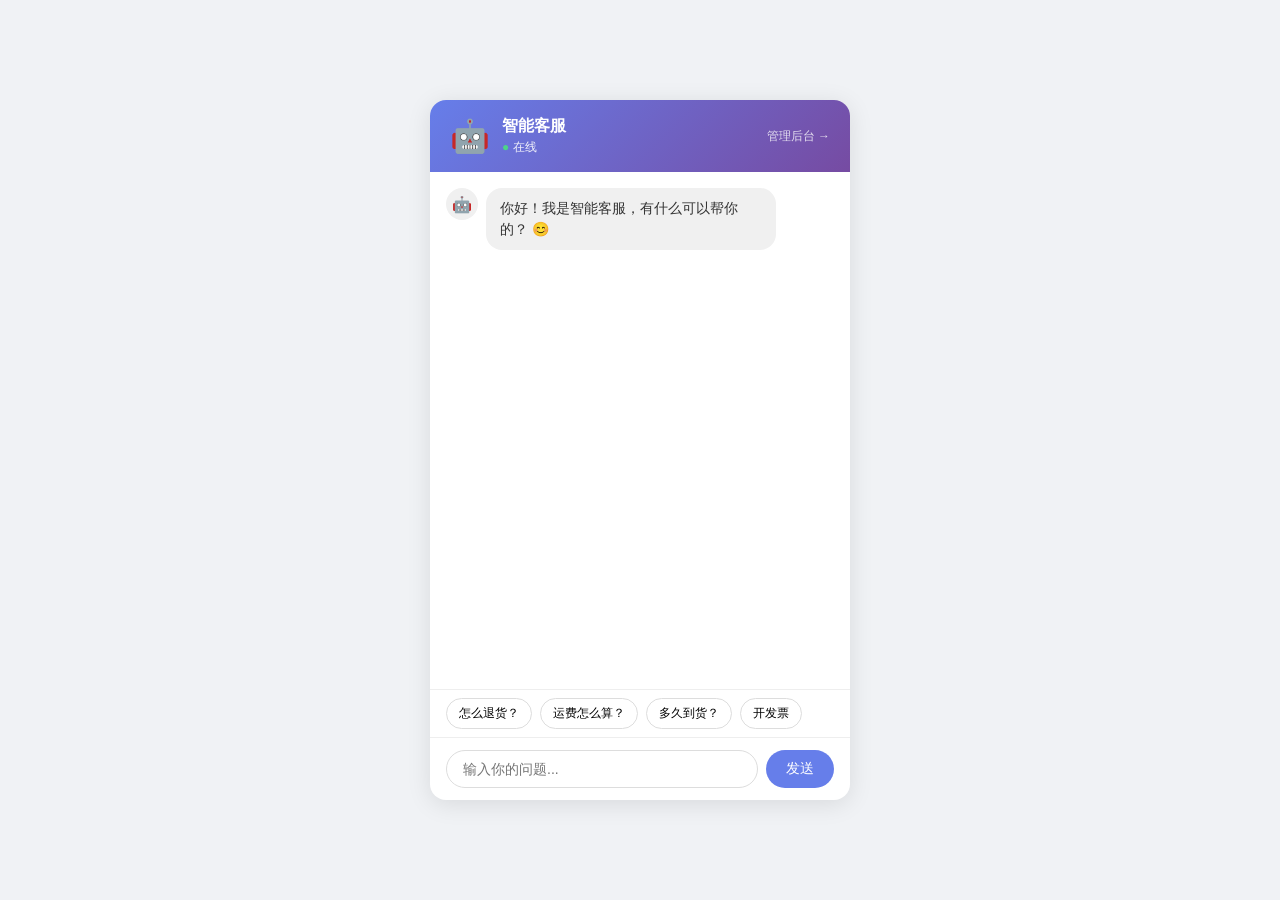
<file: frontend/index.html>
<!DOCTYPE html>
<html lang="zh-CN">
<head>
    <meta charset="UTF-8">
    <meta name="viewport" content="width=device-width, initial-scale=1.0">
    <title>智能客服</title>
    <link rel="stylesheet" href="css/style.css">
</head>
<body>
<div class="chat-container">
    <div class="chat-header">
        <div class="avatar">🤖</div>
        <div>
            <h2>智能客服</h2>
            <span class="status online">在线</span>
        </div>
        <a href="admin.html" class="admin-link">管理后台 →</a>
    </div>
    <div class="chat-messages" id="messages">
        <div class="message bot">
            <div class="msg-avatar">🤖</div>
            <div class="msg-content">你好！我是智能客服，有什么可以帮你的？ 😊</div>
        </div>
    </div>
    <div class="quick-questions">
        <button onclick="sendQuick('怎么退货？')">怎么退货？</button>
        <button onclick="sendQuick('运费怎么算？')">运费怎么算？</button>
        <button onclick="sendQuick('多久能收到货？')">多久到货？</button>
        <button onclick="sendQuick('怎么开发票？')">开发票</button>
    </div>
    <div class="chat-input">
        <input type="text" id="userInput" placeholder="输入你的问题..." onkeypress="if(event.key==='Enter')sendMsg()">
        <button onclick="sendMsg()">发送</button>
    </div>
</div>
<script src="js/chat.js"></script>
</body>
</html>
</file>
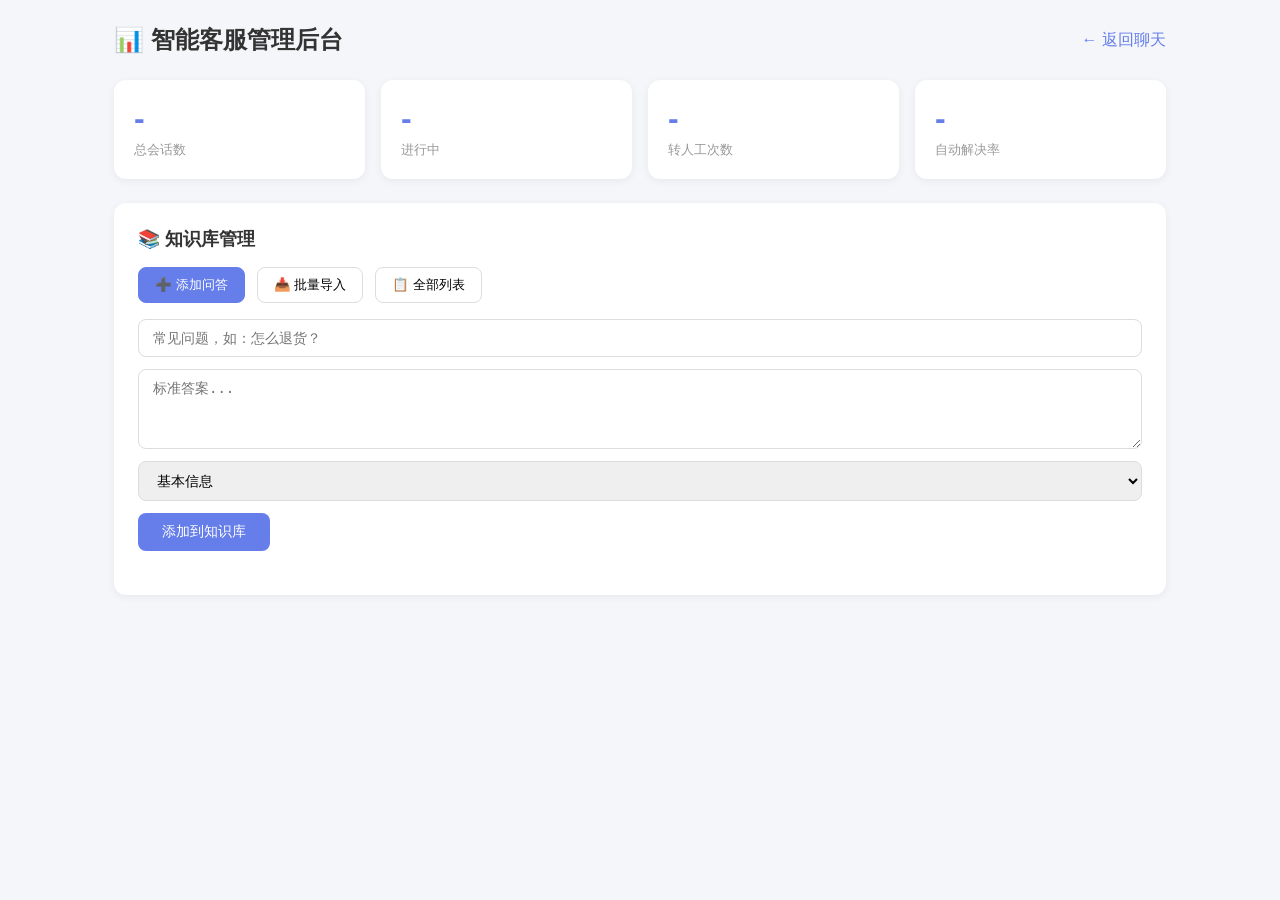
<file: frontend/admin.html>
<!DOCTYPE html>
<html lang="zh-CN">
<head>
    <meta charset="UTF-8">
    <title>客服管理后台</title>
    <style>
        * { margin:0; padding:0; box-sizing:border-box; }
        body { font-family:-apple-system,"Microsoft YaHei",sans-serif; background:#f5f6fa; }
        .admin-wrap { max-width:1100px; margin:0 auto; padding:24px; }
        .admin-header { display:flex; align-items:center; justify-content:space-between; margin-bottom:24px; }
        .admin-header h1 { font-size:24px; color:#333; }
        .admin-header a { color:#667eea; text-decoration:none; }
        .stats-grid { display:grid; grid-template-columns:repeat(4,1fr); gap:16px; margin-bottom:24px; }
        .stat-card { background:white; padding:20px; border-radius:12px; box-shadow:0 2px 8px rgba(0,0,0,0.06); }
        .stat-card .num { font-size:32px; font-weight:bold; color:#667eea; }
        .stat-card .label { font-size:13px; color:#999; margin-top:4px; }
        .panel { background:white; border-radius:12px; padding:24px; box-shadow:0 2px 8px rgba(0,0,0,0.06); margin-bottom:24px; }
        .panel h2 { font-size:18px; margin-bottom:16px; color:#333; }
        .panel-tabs { display:flex; gap:12px; margin-bottom:16px; }
        .panel-tabs button { padding:8px 16px; border:1px solid #ddd; background:white; border-radius:8px; cursor:pointer; }
        .panel-tabs button.active { background:#667eea; color:white; border-color:#667eea; }
        .kb-form { display:flex; flex-direction:column; gap:12px; margin-bottom:20px; }
        .kb-form input, .kb-form textarea, .kb-form select { padding:10px 14px; border:1px solid #ddd; border-radius:8px; font-size:14px; }
        .kb-form textarea { min-height:80px; resize:vertical; }
        .kb-form button { padding:10px 24px; background:#667eea; color:white; border:none; border-radius:8px; cursor:pointer; font-size:14px; align-self:flex-start; }
        table { width:100%; border-collapse:collapse; }
        th, td { padding:12px; text-align:left; border-bottom:1px solid #eee; font-size:14px; }
        th { background:#f9f9f9; font-weight:600; }
        .del-btn { color:#ff4d4f; cursor:pointer; background:none; border:none; }
        .import-area { border:2px dashed #ddd; border-radius:8px; padding:20px; text-align:center; margin-bottom:16px; }
    </style>
</head>
<body>
<div class="admin-wrap">
    <div class="admin-header">
        <h1>📊 智能客服管理后台</h1>
        <a href="index.html">← 返回聊天</a>
    </div>

    <div class="stats-grid">
        <div class="stat-card"><div class="num" id="s1">-</div><div class="label">总会话数</div></div>
        <div class="stat-card"><div class="num" id="s2">-</div><div class="label">进行中</div></div>
        <div class="stat-card"><div class="num" id="s3">-</div><div class="label">转人工次数</div></div>
        <div class="stat-card"><div class="num" id="s4">-</div><div class="label">自动解决率</div></div>
    </div>

    <div class="panel">
        <h2>📚 知识库管理</h2>
        <div class="panel-tabs">
            <button class="active" onclick="showTab('add', this)">➕ 添加问答</button>
            <button onclick="showTab('import', this)">📥 批量导入</button>
            <button onclick="showTab('list', this)">📋 全部列表</button>
        </div>

        <div id="tab-add">
            <div class="kb-form">
                <input type="text" id="kb-q" placeholder="常见问题，如：怎么退货？">
                <textarea id="kb-a" placeholder="标准答案..."></textarea>
                <select id="kb-cat">
                    <option>基本信息</option><option>售后服务</option><option>物流</option>
                    <option>订单</option><option>支付</option><option>会员</option><option>财务</option>
                </select>
                <button onclick="addKnowledge()">添加到知识库</button>
            </div>
        </div>

        <div id="tab-import" style="display:none">
            <div class="import-area">
                <p>选择 JSON 文件导入（格式：question/answer/category）</p><br>
                <input type="file" id="importFile" accept=".json"><br><br>
                <button onclick="importFile()" style="padding:8px 20px;background:#667eea;color:white;border:none;border-radius:6px;cursor:pointer">开始导入</button>
            </div>
        </div>

        <div id="tab-list" style="display:none">
            <table>
                <thead><tr><th>#</th><th>分类</th><th>问题</th><th>答案</th><th>操作</th></tr></thead>
                <tbody id="kbList"></tbody>
            </table>
        </div>
    </div>
</div>

<script>
    const API = "http://localhost:8000";

    async function loadStats() {
        const resp = await fetch(API + "/api/stats/overview");
        const d = await resp.json();
        document.getElementById("s1").textContent = d.total_conversations;
        document.getElementById("s2").textContent = d.active_conversations;
        document.getElementById("s3").textContent = d.transferred_count;
        document.getElementById("s4").textContent = d.auto_resolve_rate;
    }

    async function loadKnowledge() {
        const resp = await fetch(API + "/api/knowledge/list");
        const list = await resp.json();
        document.getElementById("kbList").innerHTML = list.map(item =>
            '<tr><td>' + item.id + '</td><td>' + item.category + '</td><td>' + item.question +
            '</td><td>' + item.answer.substring(0,50) + '...</td><td><button class="del-btn" onclick="delKnowledge(' +
            item.id + ')">删除</button></td></tr>'
        ).join("");
    }

    async function addKnowledge() {
        const q = document.getElementById("kb-q").value.trim();
        const a = document.getElementById("kb-a").value.trim();
        const c = document.getElementById("kb-cat").value;
        if (!q || !a) { alert("请填写问题和答案"); return; }
        await fetch(API + "/api/knowledge/add", {
            method: "POST",
            headers: {"Content-Type":"application/json"},
            body: JSON.stringify({question:q, answer:a, category:c})
        });
        alert("✅ 添加成功");
        document.getElementById("kb-q").value = "";
        document.getElementById("kb-a").value = "";
        loadKnowledge();
    }

    async function delKnowledge(id) {
        if (!confirm("确认删除？")) return;
        await fetch(API + "/api/knowledge/" + id, { method: "DELETE" });
        loadKnowledge();
    }

    async function importFile() {
        const fileInput = document.getElementById("importFile");
        if (!fileInput.files[0]) { alert("请选择文件"); return; }
        const formData = new FormData();
        formData.append("file", fileInput.files[0]);
        const resp = await fetch(API + "/api/knowledge/import", { method: "POST", body: formData });
        const d = await resp.json();
        alert(d.msg);
        loadKnowledge();
    }

    function showTab(name, btn) {
        document.querySelectorAll(".panel-tabs button").forEach(b => b.classList.remove("active"));
        btn.classList.add("active");
        ["add","import","list"].forEach(t => {
            document.getElementById("tab-" + t).style.display = (t === name) ? "block" : "none";
        });
        if (name === "list") loadKnowledge();
    }

    loadStats();
    loadKnowledge();
</script>
</body>
</html>
</file>
<file: frontend/css/style.css>
* { margin: 0; padding: 0; box-sizing: border-box; }
body { font-family: -apple-system, "Microsoft YaHei", sans-serif; background: #f0f2f5; display: flex; justify-content: center; align-items: center; min-height: 100vh; }
.chat-container { width: 420px; height: 700px; background: #fff; border-radius: 16px; box-shadow: 0 4px 24px rgba(0,0,0,0.1); display: flex; flex-direction: column; overflow: hidden; }
.chat-header { background: linear-gradient(135deg, #667eea 0%, #764ba2 100%); color: white; padding: 16px 20px; display: flex; align-items: center; gap: 12px; }
.chat-header .avatar { font-size: 32px; }
.chat-header h2 { font-size: 16px; }
.status { font-size: 12px; opacity: 0.9; }
.status.online::before { content: "● "; color: #4ade80; }
.admin-link { margin-left: auto; color: white; text-decoration: none; font-size: 12px; opacity: 0.8; }
.chat-messages { flex: 1; overflow-y: auto; padding: 16px; display: flex; flex-direction: column; gap: 12px; }
.message { display: flex; gap: 8px; max-width: 85%; }
.message.user { align-self: flex-end; flex-direction: row-reverse; }
.msg-avatar { width: 32px; height: 32px; border-radius: 50%; background: #f0f0f0; display: flex; align-items: center; justify-content: center; font-size: 16px; flex-shrink: 0; }
.message.user .msg-avatar { background: #667eea; }
.msg-content { padding: 10px 14px; border-radius: 16px; font-size: 14px; line-height: 1.5; word-break: break-word; }
.message.bot .msg-content { background: #f0f0f0; color: #333; }
.message.user .msg-content { background: #667eea; color: white; }
.transfer-alert { background: #fff7e6; border: 1px solid #ffd591; padding: 8px 12px; border-radius: 8px; font-size: 12px; color: #d46b08; text-align: center; }
.quick-questions { padding: 8px 16px; display: flex; flex-wrap: wrap; gap: 8px; border-top: 1px solid #eee; }
.quick-questions button { padding: 6px 12px; border: 1px solid #ddd; border-radius: 20px; background: white; font-size: 12px; cursor: pointer; transition: all 0.2s; }
.quick-questions button:hover { background: #667eea; color: white; border-color: #667eea; }
.chat-input { padding: 12px 16px; display: flex; gap: 8px; border-top: 1px solid #eee; }
.chat-input input { flex: 1; padding: 10px 16px; border: 1px solid #ddd; border-radius: 24px; font-size: 14px; outline: none; }
.chat-input input:focus { border-color: #667eea; }
.chat-input button { padding: 10px 20px; background: #667eea; color: white; border: none; border-radius: 24px; cursor: pointer; font-size: 14px; }
.chat-input button:hover { background: #5a6fd6; }
.typing { display: flex; gap: 4px; padding: 4px 0; }
.typing span { width: 8px; height: 8px; background: #999; border-radius: 50%; animation: blink 1.4s infinite both; }
.typing span:nth-child(2) { animation-delay: 0.2s; }
.typing span:nth-child(3) { animation-delay: 0.4s; }
@keyframes blink { 0%, 80%, 100% { opacity: 0; } 40% { opacity: 1; } }
</file>
